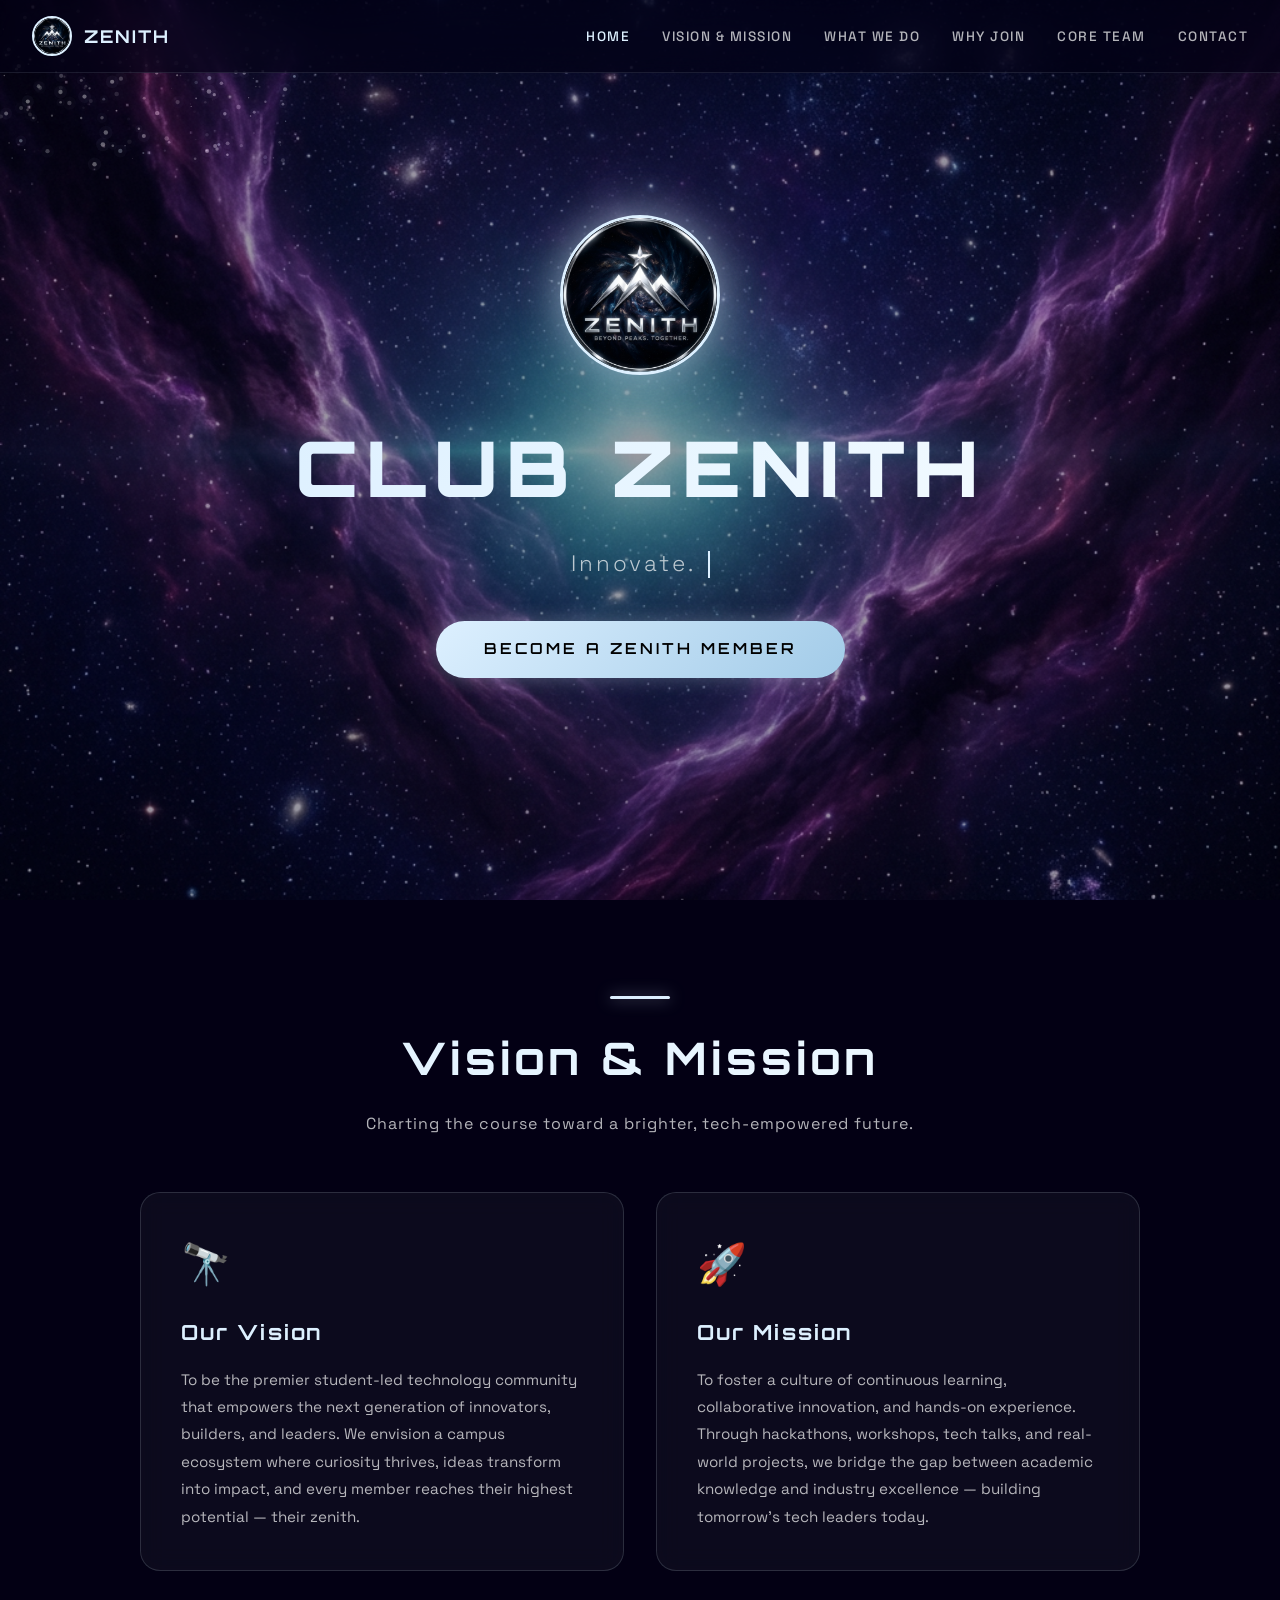
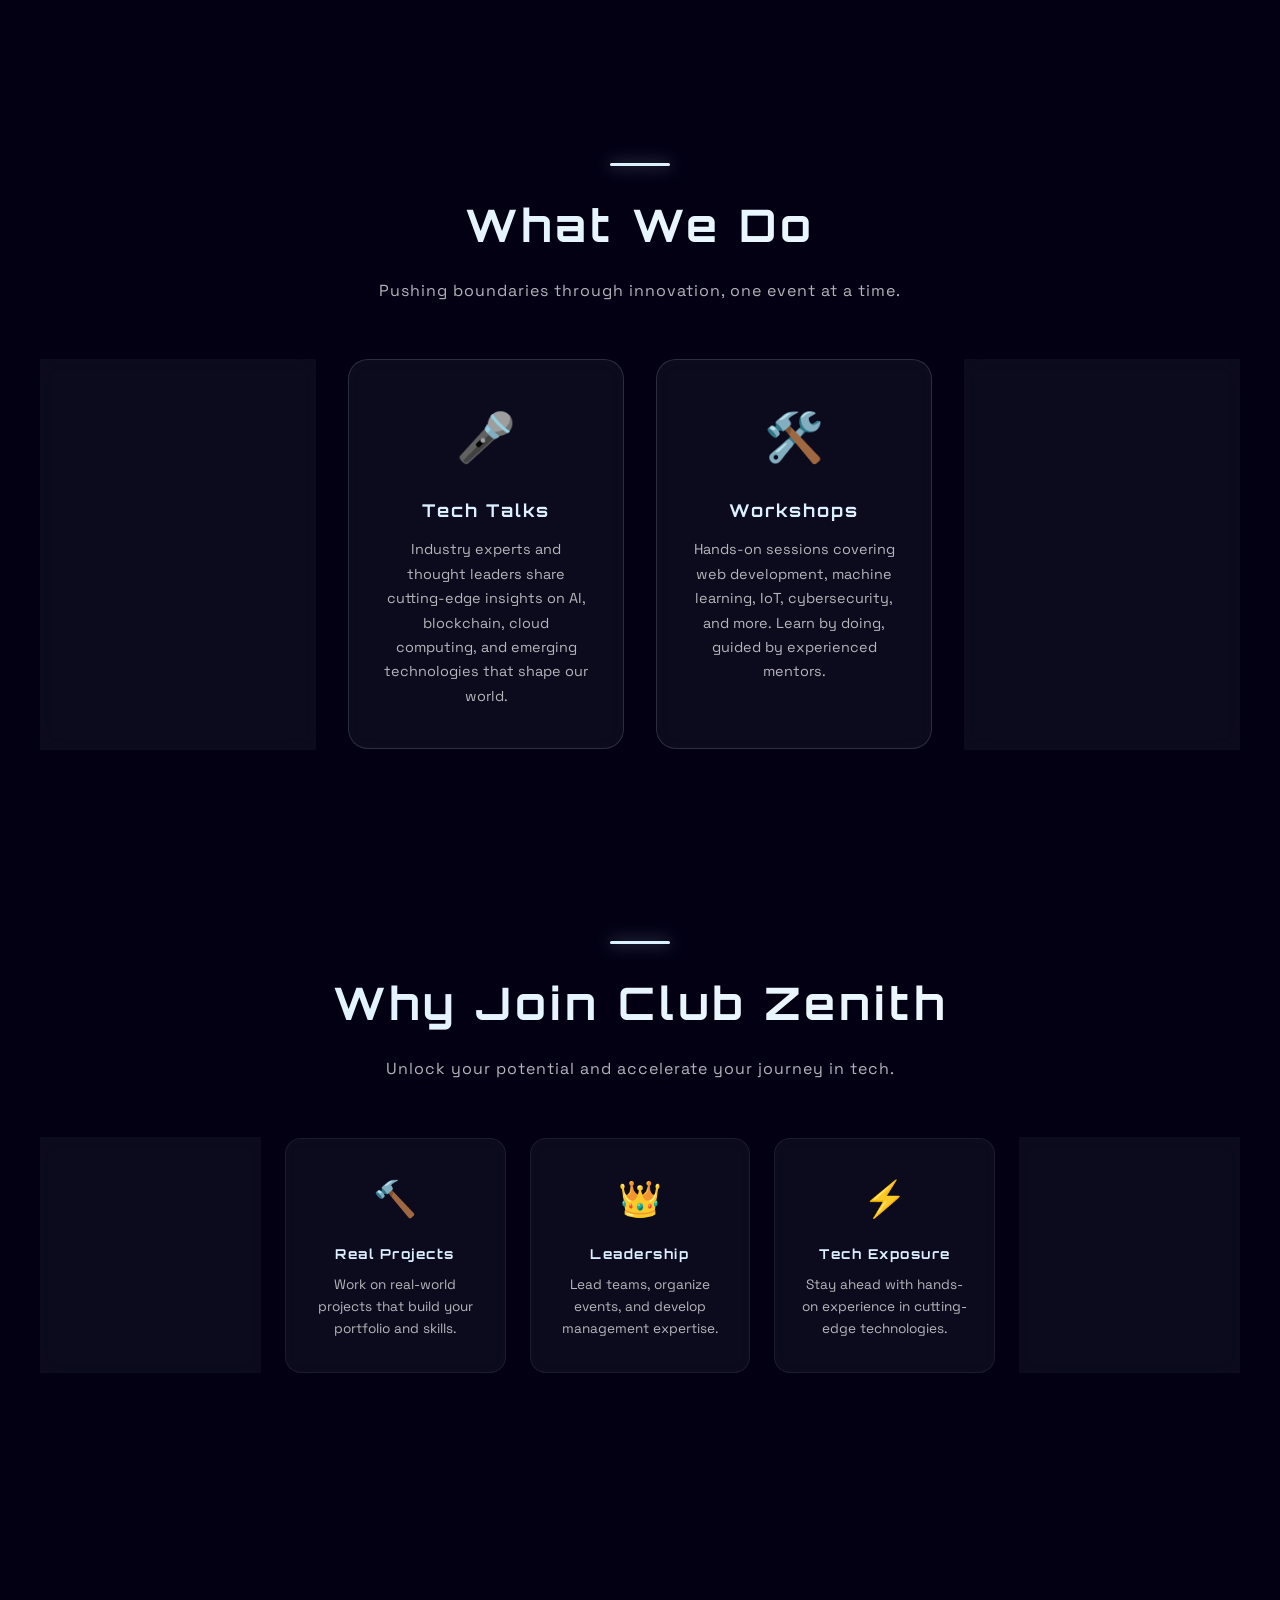
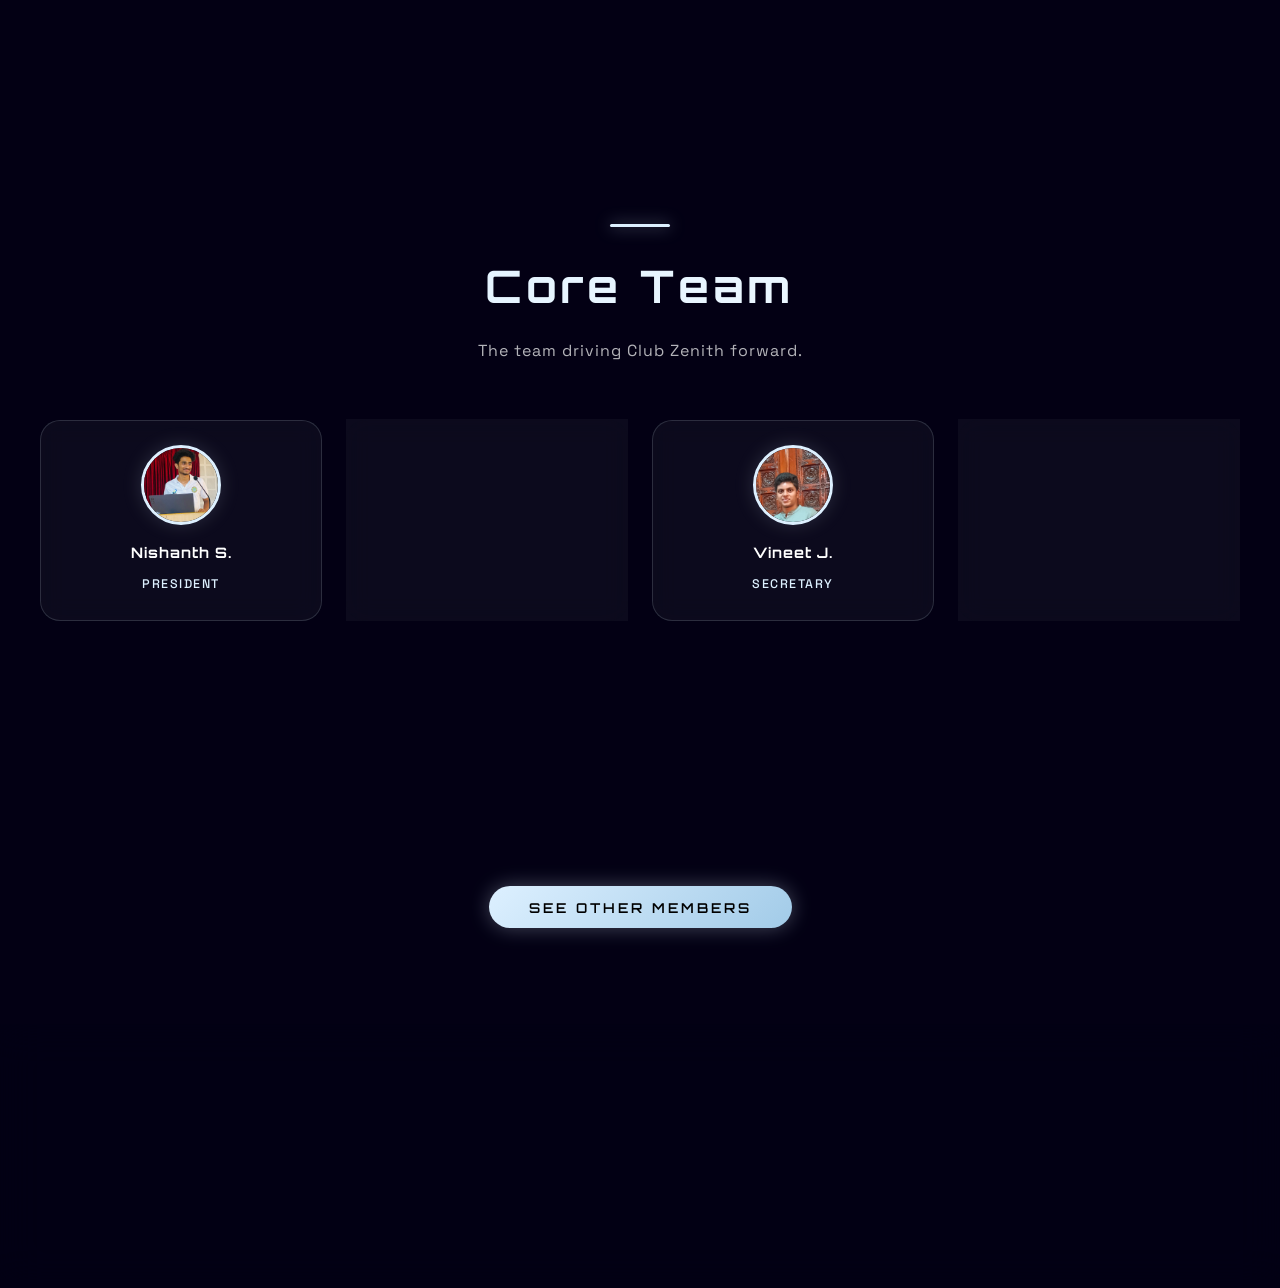
<file: index.html>
<!DOCTYPE html>
<html lang="en">
<head>
  <meta charset="UTF-8" />
  <meta name="viewport" content="width=device-width, initial-scale=1.0" />
  <title>Club Zenith — Beyond Peaks. Together.</title>
  <meta name="description" content="Club Zenith is a premier college tech club driving innovation, leadership, and technology-driven growth. Join us to innovate, build, and lead the future." />
  <link rel="icon" href="logo.jpg" type="image/jpeg" />
  <link rel="stylesheet" href="styles.css" />
</head>
<body>

  <!-- Galaxy Canvas Background -->
  <canvas id="galaxy-canvas"></canvas>
  <div class="nebula-overlay"></div>

  <!-- ========== NAVIGATION ========== -->
  <nav class="navbar" id="navbar">
    <a href="#hero" class="nav-logo">
      <img src="logo.jpg" alt="Club Zenith Logo" />
      <span>ZENITH</span>
    </a>
    <ul class="nav-links" id="navLinks">
      <li><a href="#hero">Home</a></li>
      <li><a href="#vision">Vision &amp; Mission</a></li>
      <li><a href="#whatwedo">What We Do</a></li>
      <li><a href="#whyjoin">Why Join</a></li>
      <li><a href="#team">Core Team</a></li>
      <li><a href="#contact">Contact</a></li>
    </ul>
    <div class="hamburger" id="hamburger">
      <span></span><span></span><span></span>
    </div>
  </nav>

  <!-- ========== HERO SECTION ========== -->
  <section class="hero" id="hero">
    <img src="logo.jpg" alt="Club Zenith Logo" class="hero-logo" />
    <h1 class="hero-title">CLUB ZENITH</h1>
    <p class="hero-tagline" id="tagline"></p>
    <div class="hero-cta">
      <a href="#contact" class="cta-btn" id="ctaBtn">Become a Zenith Member</a>
    </div>
  </section>

  <!-- ========== VISION & MISSION ========== -->
  <section id="vision">
    <div class="section-divider reveal"></div>
    <h2 class="section-title reveal">Vision &amp; Mission</h2>
    <p class="section-subtitle reveal">Charting the course toward a brighter, tech-empowered future.</p>

    <div class="vm-grid">
      <!-- Vision Card -->
      <div class="vm-card reveal">
        <div class="card-icon">🔭</div>
        <h3>Our Vision</h3>
        <p>To be the premier student-led technology community that empowers the next generation of innovators, builders, and leaders. We envision a campus ecosystem where curiosity thrives, ideas transform into impact, and every member reaches their highest potential — their zenith.</p>
      </div>
      <!-- Mission Card -->
      <div class="vm-card reveal">
        <div class="card-icon">🚀</div>
        <h3>Our Mission</h3>
        <p>To foster a culture of continuous learning, collaborative innovation, and hands-on experience. Through hackathons, workshops, tech talks, and real-world projects, we bridge the gap between academic knowledge and industry excellence — building tomorrow's tech leaders today.</p>
      </div>
    </div>
  </section>

  <!-- ========== WHAT WE DO ========== -->
  <section id="whatwedo">
    <div class="section-divider reveal"></div>
    <h2 class="section-title reveal">What We Do</h2>
    <p class="section-subtitle reveal">Pushing boundaries through innovation, one event at a time.</p>

    <div class="wwd-grid">
      <div class="wwd-card reveal">
        <span class="card-icon">💻</span>
        <h3>Hackathons</h3>
        <p>Intense coding marathons where teams compete to build innovative solutions in limited time. From ideation to deployment — pure adrenaline-fueled creation.</p>
      </div>
      <div class="wwd-card reveal">
        <span class="card-icon">🎤</span>
        <h3>Tech Talks</h3>
        <p>Industry experts and thought leaders share cutting-edge insights on AI, blockchain, cloud computing, and emerging technologies that shape our world.</p>
      </div>
      <div class="wwd-card reveal">
        <span class="card-icon">🛠️</span>
        <h3>Workshops</h3>
        <p>Hands-on sessions covering web development, machine learning, IoT, cybersecurity, and more. Learn by doing, guided by experienced mentors.</p>
      </div>
      <div class="wwd-card reveal">
        <span class="card-icon">🤝</span>
        <h3>Company Collabs</h3>
        <p>Strategic partnerships with tech companies for mentorship programs, internship pipelines, sponsored projects, and exclusive networking events.</p>
      </div>
    </div>
  </section>

  <!-- ========== WHY JOIN ========== -->
  <section id="whyjoin">
    <div class="section-divider reveal"></div>
    <h2 class="section-title reveal">Why Join Club Zenith</h2>
    <p class="section-subtitle reveal">Unlock your potential and accelerate your journey in tech.</p>

    <div class="why-grid">
      <div class="why-card reveal">
        <span class="icon">🌐</span>
        <h4>Networking</h4>
        <p>Connect with like-minded peers, alumni, and industry professionals.</p>
      </div>
      <div class="why-card reveal">
        <span class="icon">🔨</span>
        <h4>Real Projects</h4>
        <p>Work on real-world projects that build your portfolio and skills.</p>
      </div>
      <div class="why-card reveal">
        <span class="icon">👑</span>
        <h4>Leadership</h4>
        <p>Lead teams, organize events, and develop management expertise.</p>
      </div>
      <div class="why-card reveal">
        <span class="icon">⚡</span>
        <h4>Tech Exposure</h4>
        <p>Stay ahead with hands-on experience in cutting-edge technologies.</p>
      </div>
      <div class="why-card reveal">
        <span class="icon">🧩</span>
        <h4>Collaboration</h4>
        <p>Build together in cross-functional teams with diverse skill sets.</p>
      </div>
      <div class="why-card reveal">
        <span class="icon">💡</span>
        <h4>Innovation</h4>
        <p>A culture that celebrates creative thinking and bold ideas.</p>
      </div>
      <div class="why-card reveal">
        <span class="icon">🎯</span>
        <h4>Events Access</h4>
        <p>Exclusive access to workshops, seminars, and hackathons year-round.</p>
      </div>
    </div>
  </section>
  
<!-- ========== CORE TEAM ========== -->
<section id="team">
  <div class="section-divider reveal"></div>
  <h2 class="section-title reveal">Core Team</h2>
  <p class="section-subtitle reveal">
    The team driving Club Zenith forward.
  </p>

  <!-- Main team members -->
  <div class="team-grid">

    <div class="team-card reveal">
      <div class="team-avatar"> <img src="nishanth.jpeg" alt="Nishanth S.">
      </div>
      <h4>Nishanth S.</h4>
      <span class="role">President</span>
    </div>

    <div class="team-card reveal">
      <div class="team-avatar">👤</div>
      <h4>Sanchitha S.</h4>
      <span class="role">Vice President</span>
    </div>

    <div class="team-card reveal">
      <div class="team-avatar"><img src="vineeth.png" alt="Vineet J."></div>
      <h4>Vineet J.</h4>
      <span class="role">Secretary</span>
    </div>

    <div class="team-card reveal">
      <div class="team-avatar"><img src="kripa.png" alt="Kripa Singh"></div>
      <h4>Kripa Singh</h4>
      <span class="role">Software Head</span>
    </div>

    <div class="team-card reveal">
      <div class="team-avatar">
        <img src="sai.png" alt="Sai Sathwik N. Urs">
      </div>
      <h4>Sai Sathwik N. Urs</h4>
      <span class="role">Hardware Head</span>
    </div>

    <div class="team-card reveal">
      <div class="team-avatar"><img src="likhitha.png" alt="Likhitha R."></div>
      <h4>Likhitha R.</h4>
      <span class="role">Designing Head</span>
    </div>

  </div>

  <!-- Show remaining members -->
  <div style="text-align:center; margin-top:2.5rem;">
    <button
      class="cta-btn"
      id="seeMoreBtn"
      type="button"
      aria-expanded="false"
      aria-controls="otherMembersGrid"
      style="padding:0.8rem 2.5rem; font-size:0.85rem;"
    >
      See Other Members
    </button>
  </div>

  <!-- Other committee members -->
  <div
    class="team-grid"
    id="otherMembersGrid"
    style="display:none; margin-top:2.5rem;"
  >

    <div class="team-card reveal">
      <div class="team-avatar">👤</div>
      <h4>Varsha</h4>
      <span class="role">Senior Executive</span>
    </div>

    <div class="team-card reveal">
      <div class="team-avatar">👤</div>
      <h4>Siri</h4>
      <span class="role">Student Ambassador</span>
    </div>

    <div class="team-card reveal">
      <div class="team-avatar">👤</div>
      <h4>Spoorthy</h4>
      <span class="role">Club Ambassador</span>
    </div>

    <div class="team-card reveal">
      <div class="team-avatar">👤</div>
      <h4>Sukanya</h4>
      <span class="role">Disciplinary Coordinator</span>
    </div>

    <div class="team-card reveal">
      <div class="team-avatar">👤</div>
      <h4>Shreeveera</h4>
      <span class="role">Technical Coordinator</span>
    </div>

    <div class="team-card reveal">
      <div class="team-avatar">👤</div>
      <h4>Shree Laksmi M.</h4>
      <span class="role">Treasurer</span>
    </div>

    <div class="team-card reveal">
      <div class="team-avatar">👤</div>
      <h4>Thejaswi Bharadwaj S.</h4>
      <span class="role">Documentation Head</span>
    </div>

    <div class="team-card reveal">
      <div class="team-avatar">👤</div>
      <h4>Avishkaa R.</h4>
      <span class="role">Event Management Lead</span>
    </div>

    <div class="team-card reveal">
      <div class="team-avatar">👤</div>
      <h4>Rohan J.</h4>
      <span class="role">Logistics Head</span>
    </div>

    <div class="team-card reveal">
      <div class="team-avatar">👤</div>
      <h4>Varshitha H. D.</h4>
      <span class="role">Outreach Head</span>
    </div>

    <div class="team-card reveal">
      <div class="team-avatar">👤</div>
      <h4>Suhas K.</h4>
      <span class="role">Social Media Head</span>
    </div>

    <div class="team-card reveal">
      <div class="team-avatar">👤</div>
      <h4>Sai Gagan C.</h4>
      <span class="role">Marketing Lead</span>
    </div>

    <div class="team-card reveal">
      <div class="team-avatar">👤</div>
      <h4>Ninaad</h4>
      <span class="role">Marketing Associate</span>
    </div>

    <div class="team-card reveal">
      <div class="team-avatar">👤</div>
      <h4>Poorvi Suma</h4>
      <span class="role">Marketing Associate</span>
    </div>

  </div>
</section>

  <!-- ========== FOOTER / CONTACT ========== -->
  <footer class="footer" id="contact">
    <div class="footer-content">
      <div class="social-links">
        <a href="#" aria-label="Instagram" title="Instagram">📷</a>
        <a href="#" aria-label="LinkedIn" title="LinkedIn">💼</a>
        <a href="#" aria-label="Twitter / X" title="Twitter / X">✖️</a>
        <a href="#" aria-label="GitHub" title="GitHub">🐙</a>
        <a href="#" aria-label="YouTube" title="YouTube">▶️</a>
      </div>
      <div class="footer-contact">
        <p>📧 <a href="mailto:club.zenith@college.edu">club.zenith@college.edu</a></p>
        <p>📍 Tech Block, Room 204 — Innovation Campus</p>
      </div>
      <div class="footer-bottom">
        &copy; Club Zenith — All Rights Reserved
      </div>
    </div>
  </footer>

  <script src="script.js"></script>
</body>
</html>
</file>
<file: styles.css>
/* ============================================
   Club Zenith — Cosmic Galaxy Theme Stylesheet
   ============================================ */

/* ---------- Google Fonts ---------- */
@import url('https://fonts.googleapis.com/css2?family=Orbitron:wght@400;500;600;700;800;900&family=Inter:wght@300;400;500;600;700&family=Space+Grotesk:wght@300;400;500;600;700&display=swap');

/* ---------- CSS Variables ---------- */
:root {
  --accent: #DDF0FF;
  --accent-dark: #A2CBE8;
  --accent-light: #F2FAFF;
  --black: #000000;
  --bg-primary: #030014;
  --bg-secondary: #0a0a2e;
  --bg-card: rgba(15, 15, 45, 0.6);
  --navy: #0b0b3b;
  --purple-deep: #1a0533;
  --purple-accent: #7b2ff7;
  --text-primary: #ffffff;
  --text-secondary: rgba(255, 255, 255, 0.7);
  --glass-bg: rgba(255, 255, 255, 0.04);
  --glass-border: rgba(221, 240, 255, 0.15);
  --glow-accent: 0 0 20px rgba(221, 240, 255, 0.3);
  --glow-accent-strong: 0 0 40px rgba(221, 240, 255, 0.5), 0 0 80px rgba(221, 240, 255, 0.2);
  --transition: all 0.4s cubic-bezier(0.25, 0.46, 0.45, 0.94);
  --font-display: 'Orbitron', sans-serif;
  --font-body: 'Space Grotesk', 'Inter', sans-serif;
}

/* ---------- Reset & Base ---------- */
*, *::before, *::after { margin: 0; padding: 0; box-sizing: border-box; }

html {
  scroll-behavior: smooth;
  overflow-x: hidden;
  scrollbar-width: thin;
  scrollbar-color: var(--accent-dark) var(--bg-primary);
}

body {
  font-family: var(--font-body);
  background: var(--bg-primary);
  color: var(--text-primary);
  overflow-x: hidden;
  line-height: 1.6;
}

::-webkit-scrollbar { width: 6px; }
::-webkit-scrollbar-track { background: var(--bg-primary); }
::-webkit-scrollbar-thumb { background: var(--accent-dark); border-radius: 3px; }

/* ---------- Canvas Background ---------- */
#galaxy-canvas {
  position: fixed;
  top: 0; left: 0;
  width: 100%; height: 100%;
  z-index: 0;
  pointer-events: none;
}

/* ---------- Nebula Overlay ---------- */
.nebula-overlay {
  position: fixed;
  top: 0; left: 0;
  width: 100%; height: 100%;
  z-index: 0;
  pointer-events: none;
  background: url('bg-galaxy.png') no-repeat center center;
  background-size: cover;
  opacity: 0.6; /* Adjust opacity as needed to blend with stars */
}

/* ---------- Navigation ---------- */
.navbar {
  position: fixed;
  top: 0; left: 0; right: 0;
  z-index: 1000;
  padding: 1rem 2rem;
  display: flex;
  align-items: center;
  justify-content: space-between;
  background: rgba(3, 0, 20, 0.6);
  backdrop-filter: blur(20px);
  -webkit-backdrop-filter: blur(20px);
  border-bottom: 1px solid rgba(221, 240, 255, 0.1);
  transition: var(--transition);
}

.navbar.scrolled {
  background: rgba(3, 0, 20, 0.9);
  padding: 0.6rem 2rem;
  box-shadow: 0 4px 30px rgba(0, 0, 0, 0.5);
}

.nav-logo {
  display: flex;
  align-items: center;
  gap: 0.75rem;
  text-decoration: none;
}

.nav-logo img {
  width: 40px;
  height: 40px;
  border-radius: 50%;
  border: 2px solid var(--accent);
}

.nav-logo span {
  font-family: var(--font-display);
  font-size: 1.1rem;
  font-weight: 700;
  color: var(--accent);
  letter-spacing: 2px;
}

.nav-links {
  display: flex;
  list-style: none;
  gap: 2rem;
  align-items: center;
}

.nav-links a {
  text-decoration: none;
  color: var(--text-secondary);
  font-size: 0.85rem;
  font-weight: 500;
  letter-spacing: 1.5px;
  text-transform: uppercase;
  position: relative;
  transition: var(--transition);
  padding: 0.5rem 0;
}

.nav-links a::after {
  content: '';
  position: absolute;
  bottom: 0; left: 0;
  width: 0; height: 2px;
  background: var(--accent);
  transition: width 0.3s ease;
  box-shadow: 0 0 10px var(--accent);
}

.nav-links a:hover { color: var(--accent); }
.nav-links a:hover::after { width: 100%; }

/* Hamburger */
.hamburger {
  display: none;
  flex-direction: column;
  gap: 5px;
  cursor: pointer;
  z-index: 1001;
}
.hamburger span {
  width: 28px; height: 2px;
  background: var(--accent);
  transition: var(--transition);
}
.hamburger.active span:nth-child(1) { transform: rotate(45deg) translate(5px, 5px); }
.hamburger.active span:nth-child(2) { opacity: 0; }
.hamburger.active span:nth-child(3) { transform: rotate(-45deg) translate(5px, -5px); }

/* ---------- Hero Section ---------- */
.hero {
  position: relative;
  z-index: 1;
  min-height: 100vh;
  display: flex;
  flex-direction: column;
  align-items: center;
  justify-content: center;
  text-align: center;
  padding: 2rem;
}

.hero-logo {
  width: 160px; height: 160px;
  border-radius: 50%;
  border: 3px solid var(--accent);
  box-shadow: var(--glow-accent-strong);
  animation: logoPulse 3s ease-in-out infinite, fadeInScale 1.5s ease forwards;
  opacity: 0;
  margin-bottom: 2rem;
}

@keyframes logoPulse {
  0%, 100% { box-shadow: 0 0 20px rgba(221,240,255,0.3), 0 0 60px rgba(221,240,255,0.1); }
  50% { box-shadow: 0 0 40px rgba(221,240,255,0.6), 0 0 100px rgba(221,240,255,0.2); }
}

@keyframes fadeInScale {
  from { opacity: 0; transform: scale(0.5); }
  to { opacity: 1; transform: scale(1); }
}

.hero-title {
  font-family: var(--font-display);
  font-size: clamp(2.5rem, 6vw, 5rem);
  font-weight: 900;
  letter-spacing: 8px;
  background: linear-gradient(135deg, var(--accent), #F2FAFF, var(--accent-dark), var(--accent));
  background-size: 300% 300%;
  -webkit-background-clip: text;
  -webkit-text-fill-color: transparent;
  background-clip: text;
  animation: shimmer 4s ease infinite, fadeInUp 1.5s ease 0.3s forwards;
  opacity: 0;
  text-shadow: none;
}

@keyframes shimmer {
  0% { background-position: 0% 50%; }
  50% { background-position: 100% 50%; }
  100% { background-position: 0% 50%; }
}

@keyframes fadeInUp {
  from { opacity: 0; transform: translateY(30px); }
  to { opacity: 1; transform: translateY(0); }
}

.hero-tagline {
  font-size: clamp(1rem, 2.5vw, 1.4rem);
  color: var(--text-secondary);
  margin-top: 1rem;
  letter-spacing: 3px;
  font-weight: 300;
  min-height: 2rem;
  animation: fadeInUp 1.5s ease 0.6s forwards;
  opacity: 0;
}

.hero-tagline .cursor {
  display: inline-block;
  width: 2px;
  height: 1.2em;
  background: var(--accent);
  margin-left: 4px;
  vertical-align: text-bottom;
  animation: blink 0.8s step-end infinite;
}

@keyframes blink {
  0%, 100% { opacity: 1; }
  50% { opacity: 0; }
}

.hero-cta {
  margin-top: 2.5rem;
  animation: fadeInUp 1.5s ease 1.2s forwards;
  opacity: 0;
}

.cta-btn {
  display: inline-block;
  padding: 1rem 3rem;
  font-family: var(--font-display);
  font-size: 0.95rem;
  font-weight: 600;
  letter-spacing: 3px;
  text-transform: uppercase;
  color: var(--black);
  background: linear-gradient(135deg, var(--accent), var(--accent-dark));
  border: none;
  border-radius: 50px;
  cursor: pointer;
  text-decoration: none;
  position: relative;
  overflow: hidden;
  transition: var(--transition);
  box-shadow: var(--glow-accent);
}

.cta-btn::before {
  content: '';
  position: absolute;
  top: -50%; left: -50%;
  width: 200%; height: 200%;
  background: linear-gradient(45deg, transparent, rgba(255,255,255,0.3), transparent);
  transform: rotate(45deg);
  transition: 0.6s;
  opacity: 0;
}

.cta-btn:hover {
  transform: translateY(-3px) scale(1.05);
  box-shadow: var(--glow-accent-strong);
}

.cta-btn:hover::before { opacity: 1; animation: shineSlide 0.6s forwards; }

@keyframes shineSlide {
  to { transform: rotate(45deg) translate(100%, 100%); }
}

/* ---------- Sections ---------- */
section {
  position: relative;
  z-index: 1;
  padding: 6rem 2rem;
}

.section-title {
  font-family: var(--font-display);
  font-size: clamp(1.8rem, 4vw, 2.8rem);
  font-weight: 700;
  text-align: center;
  letter-spacing: 4px;
  margin-bottom: 1rem;
  background: linear-gradient(135deg, var(--accent), #F2FAFF);
  -webkit-background-clip: text;
  -webkit-text-fill-color: transparent;
  background-clip: text;
}

.section-subtitle {
  text-align: center;
  color: var(--text-secondary);
  font-size: 1rem;
  max-width: 600px;
  margin: 0 auto 3.5rem;
  letter-spacing: 1px;
}

.section-divider {
  width: 60px; height: 3px;
  background: var(--accent);
  margin: 0 auto 1.5rem;
  border-radius: 2px;
  box-shadow: 0 0 15px rgba(221,240,255,0.5);
}

/* ---------- Reveal Animation ---------- */
.reveal {
  opacity: 0;
  transform: translateY(40px);
  transition: opacity 0.8s ease, transform 0.8s ease;
}
.reveal.active {
  opacity: 1;
  transform: translateY(0);
}

/* ---------- Vision & Mission ---------- */
.vm-grid {
  display: grid;
  grid-template-columns: repeat(auto-fit, minmax(320px, 1fr));
  gap: 2rem;
  max-width: 1000px;
  margin: 0 auto;
}

.vm-card {
  background: var(--glass-bg);
  border: 1px solid var(--glass-border);
  border-radius: 20px;
  padding: 2.5rem;
  backdrop-filter: blur(12px);
  transition: var(--transition);
  position: relative;
  overflow: hidden;
}

.vm-card::before {
  content: '';
  position: absolute;
  top: -50%; left: -50%;
  width: 200%; height: 200%;
  background: radial-gradient(circle, rgba(221,240,255,0.05) 0%, transparent 70%);
  opacity: 0;
  transition: opacity 0.5s;
}

.vm-card:hover {
  transform: translateY(-8px);
  border-color: rgba(221, 240, 255, 0.4);
  box-shadow: var(--glow-accent);
}

.vm-card:hover::before { opacity: 1; }

.vm-card .card-icon {
  font-size: 2.5rem;
  margin-bottom: 1.2rem;
}

.vm-card h3 {
  font-family: var(--font-display);
  font-size: 1.3rem;
  color: var(--accent);
  margin-bottom: 1rem;
  letter-spacing: 2px;
}

.vm-card p {
  color: var(--text-secondary);
  font-size: 0.95rem;
  line-height: 1.8;
}

/* ---------- What We Do ---------- */
.wwd-grid {
  display: grid;
  grid-template-columns: repeat(auto-fit, minmax(260px, 1fr));
  gap: 2rem;
  max-width: 1200px;
  margin: 0 auto;
}

.wwd-card {
  background: var(--glass-bg);
  border: 1px solid var(--glass-border);
  border-radius: 20px;
  padding: 2.5rem 2rem;
  text-align: center;
  backdrop-filter: blur(12px);
  transition: var(--transition);
  position: relative;
  overflow: hidden;
}

.wwd-card::after {
  content: '';
  position: absolute;
  bottom: 0; left: 0; right: 0;
  height: 3px;
  background: linear-gradient(90deg, transparent, var(--accent), transparent);
  opacity: 0;
  transition: opacity 0.4s;
}

.wwd-card:hover {
  transform: translateY(-10px) scale(1.02);
  border-color: rgba(221, 240, 255, 0.4);
  box-shadow: 0 20px 60px rgba(221, 240, 255, 0.1);
}

.wwd-card:hover::after { opacity: 1; }

.wwd-card .card-icon {
  font-size: 3rem;
  margin-bottom: 1.2rem;
  display: block;
}

.wwd-card h3 {
  font-family: var(--font-display);
  font-size: 1.1rem;
  color: var(--accent);
  margin-bottom: 0.8rem;
  letter-spacing: 2px;
}

.wwd-card p {
  color: var(--text-secondary);
  font-size: 0.9rem;
  line-height: 1.7;
}

/* ---------- Why Join ---------- */
.why-grid {
  display: grid;
  grid-template-columns: repeat(auto-fit, minmax(220px, 1fr));
  gap: 1.5rem;
  max-width: 1200px;
  margin: 0 auto;
}

.why-card {
  background: var(--glass-bg);
  border: 1px solid rgba(221, 240, 255, 0.08);
  border-radius: 16px;
  padding: 2rem 1.5rem;
  text-align: center;
  backdrop-filter: blur(10px);
  transition: var(--transition);
}

.why-card:hover {
  transform: translateY(-6px);
  border-color: rgba(221, 240, 255, 0.3);
  box-shadow: 0 10px 40px rgba(221, 240, 255, 0.08);
  background: rgba(221, 240, 255, 0.03);
}

.why-card .icon {
  font-size: 2.2rem;
  margin-bottom: 1rem;
  display: block;
}

.why-card h4 {
  font-family: var(--font-display);
  font-size: 0.85rem;
  color: var(--accent);
  letter-spacing: 1.5px;
  margin-bottom: 0.6rem;
}

.why-card p {
  color: var(--text-secondary);
  font-size: 0.85rem;
  line-height: 1.6;
}

/* ---------- Core Team ---------- */
.team-grid {
  display: grid;
  grid-template-columns: repeat(4, 1fr);
  gap: 1.5rem;
  max-width: 1200px;
  margin: 0 auto;
}

.team-card {
  background: var(--glass-bg);
  border: 1px solid var(--glass-border);
  border-radius: 20px;
  padding: 1.5rem 1rem;
  text-align: center;
  backdrop-filter: blur(12px);
  transition: var(--transition);
  position: relative;
}

.team-card:hover {
  transform: translateY(-8px);
  border-color: var(--accent);
  box-shadow: var(--glow-accent);
}

.team-avatar {
  width: 80px; height: 80px;
  border-radius: 50%;
  border: 3px solid var(--accent);
  margin: 0 auto 1rem;
  display: flex;
  align-items: center;
  justify-content: center;
  font-size: 2rem;
  background: rgba(221, 240, 255, 0.05);
  box-shadow: 0 0 20px rgba(221, 240, 255, 0.15);
  transition: var(--transition);
}

.team-card:hover .team-avatar {
  box-shadow: 0 0 30px rgba(221, 240, 255, 0.4);
  transform: scale(1.05);
}

.team-avatar img {
  width: 100%;
  height: 100%;
  object-fit: cover;
  border-radius: 50%;
}

.team-card h4 {
  font-family: var(--font-display);
  font-size: 0.9rem;
  color: var(--text-primary);
  letter-spacing: 1px;
  margin-bottom: 0.4rem;
}

.team-card .role {
  font-size: 0.78rem;
  color: var(--accent);
  letter-spacing: 1.5px;
  text-transform: uppercase;
  font-weight: 500;
}

/* ---------- Team Card Social Overlay ---------- */
.team-card {
  cursor: pointer;
  overflow: hidden;
}

.team-social-overlay {
  position: absolute;
  inset: 0;
  background: rgba(3, 0, 20, 0.92);
  backdrop-filter: blur(16px);
  display: flex;
  align-items: center;
  justify-content: center;
  gap: 1.2rem;
  opacity: 0;
  visibility: hidden;
  transition: opacity 0.35s ease, visibility 0.35s ease;
  border-radius: 20px;
  z-index: 5;
}

.team-card.show-socials .team-social-overlay {
  opacity: 1;
  visibility: visible;
}

.team-social-overlay a {
  width: 52px; height: 52px;
  border-radius: 50%;
  display: flex;
  align-items: center;
  justify-content: center;
  text-decoration: none;
  border: 1.5px solid rgba(221, 240, 255, 0.25);
  background: rgba(221, 240, 255, 0.06);
  transition: var(--transition);
  transform: scale(0.7);
}

.team-card.show-socials .team-social-overlay a {
  transform: scale(1);
  transition: var(--transition);
}

.team-social-overlay a:hover {
  border-color: var(--accent);
  box-shadow: 0 0 20px rgba(221, 240, 255, 0.35);
  background: rgba(221, 240, 255, 0.12);
  transform: scale(1.15) !important;
}

.team-social-overlay svg {
  width: 22px; height: 22px;
  fill: var(--accent);
  transition: fill 0.3s;
}

.team-social-overlay a:hover svg {
  fill: #fff;
}

/* ---------- Contact / Footer ---------- */
.footer {
  position: relative;
  z-index: 1;
  padding: 3rem 2rem 1.5rem;
  border-top: 1px solid rgba(221, 240, 255, 0.1);
  background: rgba(3, 0, 20, 0.8);
  backdrop-filter: blur(20px);
  text-align: center;
}

.footer-content {
  max-width: 800px;
  margin: 0 auto;
}

.social-links {
  display: flex;
  justify-content: center;
  gap: 1.5rem;
  margin-bottom: 1.5rem;
}

.social-links a {
  width: 48px; height: 48px;
  border-radius: 50%;
  border: 1px solid rgba(221, 240, 255, 0.2);
  display: flex;
  align-items: center;
  justify-content: center;
  font-size: 1.3rem;
  color: var(--text-secondary);
  text-decoration: none;
  transition: var(--transition);
}

.social-links a:hover {
  border-color: var(--accent);
  color: var(--accent);
  box-shadow: var(--glow-accent);
  transform: translateY(-4px);
}

.footer-contact {
  color: var(--text-secondary);
  font-size: 0.85rem;
  margin-bottom: 1.5rem;
  line-height: 1.8;
}

.footer-contact a {
  color: var(--accent);
  text-decoration: none;
}

.footer-bottom {
  font-size: 0.8rem;
  color: rgba(255, 255, 255, 0.4);
  letter-spacing: 1px;
  padding-top: 1.5rem;
  border-top: 1px solid rgba(255, 255, 255, 0.05);
}

/* ---------- Responsive ---------- */
@media (max-width: 768px) {
  .nav-links {
    position: fixed;
    top: 0; right: -100%;
    width: 70%; height: 100vh;
    flex-direction: column;
    background: rgba(3, 0, 20, 0.97);
    backdrop-filter: blur(30px);
    padding: 5rem 2rem 2rem;
    gap: 1.5rem;
    transition: right 0.4s ease;
    border-left: 1px solid rgba(221, 240, 255, 0.1);
  }
  .nav-links.active { right: 0; }
  .hamburger { display: flex; }

  section { padding: 4rem 1.2rem; }
  .hero-logo { width: 120px; height: 120px; }
  .vm-grid { grid-template-columns: 1fr; }
  .wwd-grid { grid-template-columns: repeat(auto-fit, minmax(220px, 1fr)); }
  .why-grid { grid-template-columns: repeat(auto-fit, minmax(160px, 1fr)); }
  .team-grid { grid-template-columns: repeat(auto-fit, minmax(160px, 1fr)); }
}

@media (max-width: 480px) {
  .hero-title { letter-spacing: 3px; }
  .cta-btn { padding: 0.8rem 2rem; font-size: 0.8rem; }
  .team-grid { grid-template-columns: repeat(2, 1fr); gap: 1rem; }
  .why-grid { grid-template-columns: repeat(2, 1fr); }
}
</file>
